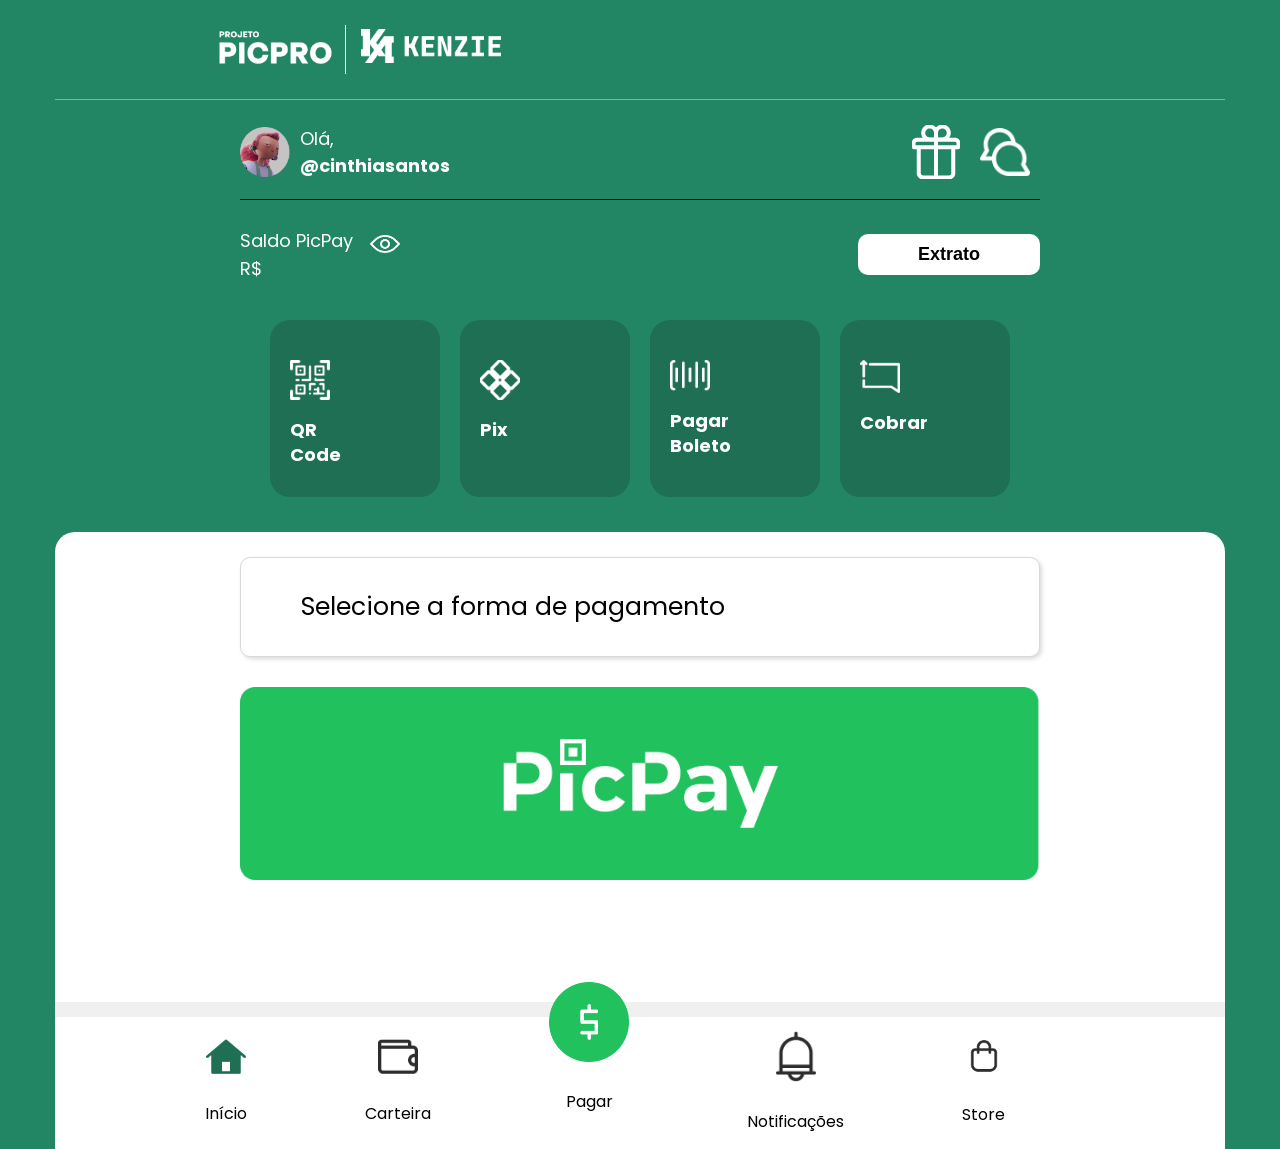
<file: index.html>
<!DOCTYPE html>
<html lang="pr-br">
  <head>
    <meta charset="UTF-8"/>
    <title>PicPro</title>
    <link rel="preconnect" href="https://fonts.googleapis.com"/>
    <link rel="preconnect" href="https://fonts.gstatic.com" crossorigin/>
    <link
      href="https://fonts.googleapis.com/css2?family=Poppins:wght@1,300&display=swap"
      rel="stylesheet"
    />
    <link rel="stylesheet" type="text/css" href="src/css/reset.css"/>
    <link rel="stylesheet" type="text/css" href="src/css/style.css"/>
    <link rel="stylesheet" href="src/css/responsive.css">
  </head>

  <body>
    <header class="cabecalho">
      <div class="container">
        <figure class="cabecalho__logoPicpro">
          <img src="src/img/logo-picpro.png" alt="Logo Picpro"/>
        </figure>
        <figure class="cabecalho__logoKenzie">
          <img src="src/img/logo-kenzie.png" alt="Logo Kenzie"/>
        </figure>
      </div>
    </header>

    <main>
      <section class="secaoDetalhesConta">
        <div class="container">
          <div class="secaoDetalhesConta__sobreUsuario">
            <div class="secaoDetalhesConta__sobreUsuario--nome">
              <img src="src/img/usuario.png" alt="Ícone do usuário"/>
              <p>Olá, <strong>@cinthiasantos</strong></p>
            </div>
            <div class="secaoDetalhesConta__sobreUsuario--icones">
              <img src="src/img/presente.png" alt="Icone Presente"/>
              <img src="src/img/chat.png" alt="Icone Chat"/>
            </div>
          </div>

          <div class="secaoDetalhesConta__sobreSaldo">
            <div>
              <p>Saldo PicPay
                <label for="alternar-1">
                <img src="src/img/visualizar.png" alt="Icone Visualizar"/>
                </label>
              </p>
              <div class="secaoDetalhesConta__sobreSaldo--valor">
                <p>R$</p>
                <input type="checkbox" id="alternar-1">
                <p id="mostra">10.000</p>
              </div>
            </div>
            <button id="btnExtrato">Extrato</button>
          </div>

          <div class="secaoDetalhesConta__opcoesTransacoes">
            <ul>
              <div class="itemTransacao">
              <li id="1">
                <figure>
                  <img src="src/img/qrcode.png" alt="Ícone QR Code"/>
                </figure>
                <p>QR Code</p>
               </li>
              </div>

              <div class="itemTransacao">
               <li id="2">
                  <figure>
                   <img src="src/img/pix.png" alt="Ícone Pix"/>
                 </figure>
                 <p>Pix</p>
               </li>
              </div>

              <div class="itemTransacao">
                <li id="3">
                  <figure>
                    <img src="src/img/codigo.png" alt="Ícone boleto"/>
                  </figure>
                  <p>Pagar Boleto</p>
                </li>
              </div>

              <div class="itemTransacao">  
                <li id="4">
                  <figure>
                    <img src="src/img/cobrar-icon.png" alt="Ícone cobrar"/>
                  </figure>
                  <p>Cobrar</p>
                </li>
              </div>
            </ul>
          </div>
        </div>
      </section>

      <section class="secaoTransacao">
        <!-- div geral -->
        <div class="container">
          <!-- div selecione forma de agamento -->
          <div class="secaoTransacao__avisoSelecao mostrar">
            <p>Selecione a forma de pagamento</p>
            <img src="src/img/banner.png" alt="Banner do picpay"/>
          </div>

          <!-- div do qrcode -->
          <div data-id="1" class="secaoTransacao__qrCode">
            <img src="src/img/qrcode-imagem.png" alt="Imagem QR Code"/>
            <p>@cinthiasantos</p>
            <button>Cobre um amigo</button>
            <a href="">Compartilhar meu código</a>
          </div>

          <!-- div do pix -->
          <div data-id="2" class="secaoTransacao__pix">
            <img src="src/img/pix-logo.png" alt="Logo pix"/>
            <div class="secaoTransacao__boxOpcao">
              <img src="src/img/pix1.png" alt="Ícone opção pix"/>
              <p>Envie por CPF/CNPJ, telefone, e-mail ou chave aleatória</p>
            </div>
            <div class="secaoTransacao__boxOpcao">
              <img src="src/img/pix2.png" alt="Ícone opção pix"/>
              <p>Insira um código Pix Copia e Cola para enviar um pagamento</p>
            </div>
          </div>

          <!-- div do boleto -->
          <div data-id="3" class="secaoTransacao__boleto">
            <img src="src/img/boleto.png" alt="Imagem boleto"/>
            <h2>Pagar com código de barras</h2>
            <p>
              Você pode parcelar em até 12x no cartão ou usar seu saldo em
              carteira pra pagar à vista.
            </p>
            <input type="text" placeholder="Insira o código de barras"/>
          </div>

          <!-- div de cobrar -->
          <div data-id="4" class="secaoTransacao__cobrar">
            <img src="src/img/cobrar.png" alt="Ícone cobrar"/>
            <h2>Cobrar</h2>
            <p>Divida a conta com os amigos de forma fácil!</p>
            <div class="secaoTransacao__boxOpcao">
              <img src="src/img/picpay-icon.png" alt="Ícone picpay"/>
              <p>
                <strong>Amigos do PicPay</strong> Divida e acompanhe um gasto
                com pessoas por aqui
              </p>
            </div>
          </div>
        </div>
      </section>

      <!-- rodapé -->
      <footer class="rodape">
        <div class="container">
          <ul class="rodape__menuPrincipal">
            <li class="rodape__menuItem">
              <a href="#">
                <img src="src/img/inicio.png" alt="Ícone início"/>
                <p>Início</p>
              </a>
            </li>
            <li class="rodape__menuItem">
              <a href="#">
                <img
                  src="src/img/carteira-icon.png"
                  alt="Ícone carteira"
                />
                <p>Carteira</p>
              </a>
            </li>
            <li class="rodape__menuItem rodape__menuItem--pagar">
              <a href="#">
                <img src="src/img/pagar.png" alt="Ícone pagar"/>
                <p>Pagar</p>
              </a>
            </li>
            <li class="rodape__menuItem">
              <a href="#">
                <img
                  src="src/img/notificacao.png"
                  alt="Ícone notificacao"
                />
                <p>Notificações</p>
              </a>
            </li>
            <li class="rodape__menuItem">
              <a href="#">
                <img src="src/img/bolsa.png" alt="Ícone bolsa"/>
                <p>Store</p>
              </a>
            </li>
          </ul>
        </div>
      </footer>
    </main>

    <script src="src/js/script.js"></script>
  </body>
</html>
</file>
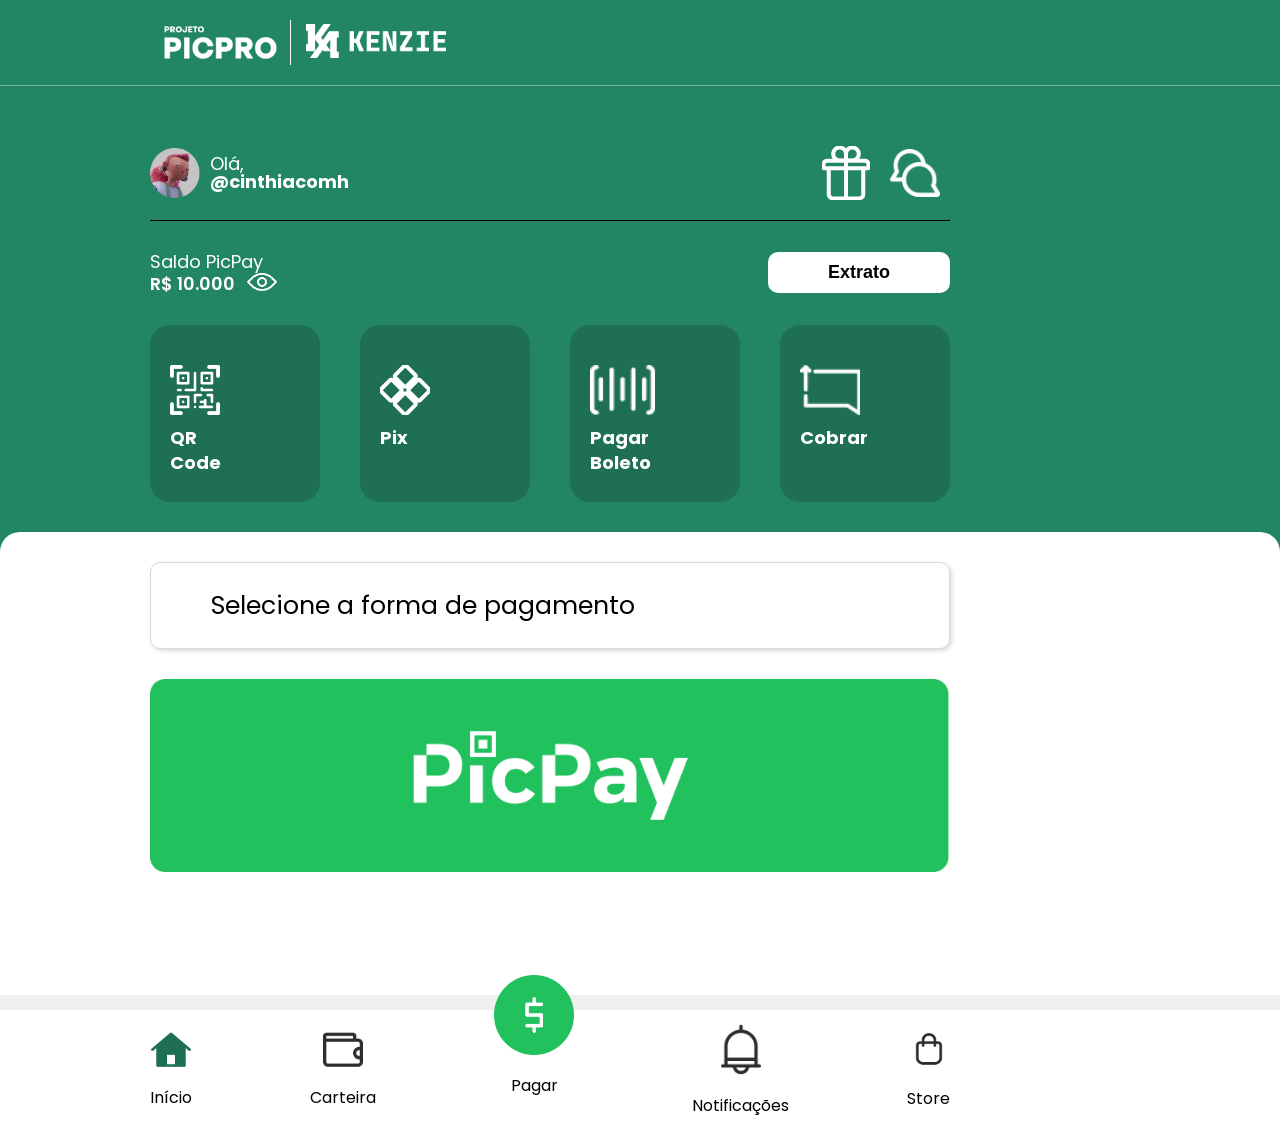
<file: picpro-main/index.html>
<!DOCTYPE html>
<html lang="pr-br">
  <head>
    <meta charset="UTF-8" />
    <title>PicPro</title>
    <link rel="preconnect" href="https://fonts.googleapis.com" />
    <link rel="preconnect" href="https://fonts.gstatic.com" crossorigin />
    <link
      href="https://fonts.googleapis.com/css2?family=Poppins:wght@1,300&display=swap"
      rel="stylesheet"
    />
    <link rel="stylesheet" type="text/css" href="./assets/css/reset.css" />
    <link rel="stylesheet" type="text/css" href="./assets/css/style.css" />
  </head>

  <body>
    <!-- cabeçalho -->
    <header class="cabecalho">
      <div class="container">
        <figure class="cabecalho__logoPicpro">
          <img src="./assets/img/logo-picpro.png" alt="Logo Picpro" />
        </figure>
        <figure class="cabecalho__logoKenzie">
          <img src="./assets/img/logo-kenzie.png" alt="Logo Kenzie" />
        </figure>
      </div>
    </header>

    <!-- conteúdo principal da página -->
    <main>
      <section class="secaoDetalhesConta">
        <div class="container">
          <div class="secaoDetalhesConta__sobreUsuario">
            <div class="secaoDetalhesConta__sobreUsuario--nome">
              <img src="./assets/img/usuario.png" alt="Ícone do usuário" />
              <p>Olá, <strong>@cinthiacomh</strong></p>
            </div>
            <div class="secaoDetalhesConta__sobreUsuario--icones">
              <img src="./assets/img/presente.png" alt="Icone Presente" />
              <img src="./assets/img/chat.png" alt="Icone Chat" />
            </div>
          </div>

          <div class="secaoDetalhesConta__sobreSaldo">
            <div>
              <p>Saldo PicPay</p>
              <div class="secaoDetalhesConta__sobreSaldo--valor">
                <p>R$ 10.000</p>
                <img src="./assets/img/visualizar.png" alt="Icone Visualizar" />
              </div>
            </div>
            <button id="btnExtrato">Extrato</button>
          </div>

          <ul class="secaoDetalhesConta__opcoesTransacoes">
            <li
              class="secaoDetalhesConta__itemTransacao secaoDetalhesConta__itemTransacao--qrCode"
              id="1"
            >
              <figure>
                <img src="./assets/img/qrcode.png" alt="Ícone QR Code" />
              </figure>
              <p>QR Code</p>
            </li>
            <li
              class="secaoDetalhesConta__itemTransacao secaoDetalhesConta__itemTransacao--pix"
              id="2"
            >
              <figure>
                <img src="./assets/img/pix.png" alt="Ícone Pix" />
              </figure>

              <p>Pix</p>
            </li>
            <li
              class="secaoDetalhesConta__itemTransacao secaoDetalhesConta__itemTransacao--boleto"
              id="3"
            >
              <figure>
                <img src="./assets/img/codigo.png" alt="Ícone boleto" />
              </figure>
              <p>Pagar Boleto</p>
            </li>
            <li
              class="secaoDetalhesConta__itemTransacao secaoDetalhesConta__itemTransacao--cobrar"
              id="4"
            >
              <figure>
                <img src="./assets/img/cobrar-icon.png" alt="Ícone cobrar" />
              </figure>
              <p>Cobrar</p>
            </li>
          </ul>
        </div>
      </section>

      <section class="secaoTransacao">
        <!-- div geral -->
        <div class="container">
          <!-- div selecione forma de agamento -->
          <div class="secaoTransacao__avisoSelecao mostrar">
            <p>Selecione a forma de pagamento</p>
            <img src="./assets/img/banner.png" alt="Banner do picpay" />
          </div>

          <!-- div do qrcode -->
          <div data-id="1" class="secaoTransacao__qrCode">
            <img src="./assets/img/qrcode-imagem.png" alt="Imagem QR Code" />
            <p>@cinthiacomh</p>
            <button>Cobre um amigo</button>
            <a href="">Compartilhar meu código</a>
          </div>

          <!-- div do pix -->
          <div data-id="2" class="secaoTransacao__pix">
            <img src="./assets/img/pix-logo.png" alt="Logo pix" />
            <div class="secaoTransacao__boxOpcao">
              <img src="./assets/img/pix1.png" alt="Ícone opção pix" />
              <p>Envie por CPF/CNPJ, telefone, e-mail ou chave aleatória</p>
            </div>
            <div class="secaoTransacao__boxOpcao">
              <img src="./assets/img/pix2.png" alt="Ícone opção pix" />
              <p>Insira um código Pix Copia e Cola para enviar um pagamento</p>
            </div>
          </div>

          <!-- div do boleto -->
          <div data-id="3" class="secaoTransacao__boleto">
            <img src="./assets/img/boleto.png" alt="Imagem boleto" />
            <h2>Pagar com código de barras</h2>
            <p>
              Você pode parcelar em até 12x no cartão ou usar seu saldo em
              carteira pra pagar à vista.
            </p>
            <input type="text" placeholder="Insira o código de barras" />
          </div>

          <!-- div de cobrar -->
          <div data-id="4" class="secaoTransacao__cobrar">
            <img src="./assets/img/cobrar.png" alt="Ícone cobrar" />
            <h2>Cobrar</h2>
            <p>Divida a conta com os amigos de forma fácil!</p>
            <div class="secaoTransacao__boxOpcao">
              <img src="./assets/img/picpay-icon.png" alt="Ícone picpay" />
              <p>
                <strong>Amigos do PicPay</strong> Divida e acompanhe um gasto
                com pessoas por aqui
              </p>
            </div>
          </div>
        </div>
      </section>

      <!-- rodapé -->
      <footer class="rodape">
        <div class="container">
          <ul class="rodape__menuPrincipal">
            <li class="rodape__menuItem">
              <a href="#">
                <img src="./assets/img/inicio.png" alt="Ícone início" />
                <p>Início</p>
              </a>
            </li>
            <li class="rodape__menuItem">
              <a href="#">
                <img
                  src="./assets/img/carteira-icon.png"
                  alt="Ícone carteira"
                />
                <p>Carteira</p>
              </a>
            </li>
            <li class="rodape__menuItem rodape__menuItem--pagar">
              <a href="#">
                <img src="./assets/img/pagar.png" alt="Ícone pagar" />
                <p>Pagar</p>
              </a>
            </li>
            <li class="rodape__menuItem">
              <a href="#">
                <img
                  src="./assets/img/notificacao.png"
                  alt="Ícone notificacao"
                />
                <p>Notificações</p>
              </a>
            </li>
            <li class="rodape__menuItem">
              <a href="#">
                <img src="./assets/img/bolsa.png" alt="Ícone bolsa" />
                <p>Store</p>
              </a>
            </li>
          </ul>
        </div>
      </footer>
    </main>

    <script src="./assets/js/script.js"></script>
  </body>
</html>
</file>
<file: src/css/style.css>
body {
  font-family: "Poppins", sans-serif;
  background-color: #228664;
}

.container {
  width: 100%;
  max-width: 800px;
  margin: 0 150px;
}

.cabecalho {
  display: flex;
  justify-content: space-between;
  align-items: center;
  padding: 25px 0;
  max-width: 1170px;
  margin: 0 auto;
  border-bottom: 1px solid rgba(255, 255, 255, 0.4);
}

.cabecalho .container {
  display: flex;
  align-items: center;
}

.cabecalho figure img {
  width: 100%;
  max-width: 140px;
}

.cabecalho .cabecalho__logoPicpro {
  border-right: 1px solid #fff;
  margin-right: 15px;
}

.secaoDetalhesConta {
  color: #fff;
  display: flex;
  padding: 25px 0;
  max-width: 1170px;
  margin: 0 auto;
  justify-content: center;
  align-items: center;
  position: relative;
}

.secaoDetalhesConta__sobreUsuario {
  display: flex;
  align-items: center;
  margin-bottom: 20px;
  justify-content: space-between;
}

.secaoDetalhesConta__sobreUsuario--nome,
.secaoDetalhesConta__sobreUsuario--icones {
  display: flex;
  align-items: center;
}

.secaoDetalhesConta__sobreUsuario--icones img {
  margin: 0 10px;
}

.secaoDetalhesConta__sobreUsuario p {
  font-size: 18px;
  margin-left: 10px;
}

.secaoDetalhesConta__sobreUsuario img {
  width: 100%;
  max-width: 50px;
}

.secaoDetalhesConta__sobreUsuario p strong {
  display: block;
  font-weight: bold;
}


.secaoDetalhesConta__sobreSaldo {
  border-top: 1px solid #000;
  display: flex;
  justify-content: space-between;
  padding: 30px 0;
  align-items: center;
}

.secaoDetalhesConta__sobreSaldo p {
  display: flex;
  font-size: 18px;
  line-height: 22px;
}

.secaoDetalhesConta__sobreSaldo img {
  display: block;
  height: 18px;
  width: 30px;
  margin-left: 12px;
}
.secaoDetalhesConta__sobreSaldo--valor {
  display: flex;
}

.secaoDetalhesConta__sobreSaldo--valor #mostra {
  display:none;
}

.secaoDetalhesConta__sobreSaldo--valor #mostra p {
  font-weight: 600;
}

#alternar-1 {
  display:none;
}

/* CSS quando o checkbox está marcado */
#alternar-1:checked ~ #mostra {
  display:block;
}

label {
 -webkit-appearance: push-button;
 -moz-appearance: button;
 display: inline-block;
 cursor: pointer;
 padding: 5px;
}

label img{
  display: block;
  height: 18px;
  width: 30px;
  margin-left: 12px;
}

.secaoDetalhesConta__sobreSaldo button {
  background-color: #fff;
  border: none;
  font-weight: bold;
  font-size: 18px;
  padding: 10px 60px;
  border-radius: 10px;
  cursor: pointer;
}

.secaoDetalhesConta__opcoesTransacoes ul{
  display: flex;
  justify-content: center;
}

.secaoDetalhesConta__opcoesTransacoes li {
  background-color: #1f6f54;
  width: 170px;
  height: 177px;
  padding: 40px 20px;
  margin: 10px;
  border-radius: 20px; 
  cursor: pointer;
}

.secaoDetalhesConta__opcoesTransacoes li img {
  width: 100%;
  max-width: 40px;
}

.secaoDetalhesConta__opcoesTransacoes li p {
  font-weight: bold;
  font-size: 18px;
  margin-top: 10px;
  line-height: 25px;
  width: 80px;
}

.secaoTransacao {
  background-color: #fff;
  border-radius: 20px 20px 0 0;
  border-bottom: 15px solid #f0f0f0;
  display: flex;
  padding: 25px 0;
  max-width: 1170px;
  margin: 0 auto;
  justify-content: center;
  align-items: center;
  position: relative;
}

.secaoTransacao .container div {
  display: none;
}

.secaoTransacao .container div.mostrar {
  display: block;
}

.secaoTransacao__avisoSelecao p {
  font-size: 25px;
  box-shadow: 2px 2px 4px rgba(0, 0, 0, 0.15);
  padding: 30px 60px;
  border-radius: 10px;
  border: 1px solid rgba(0, 0, 0, 0.15);
}

.secaoTransacao__avisoSelecao img {
  margin: 30px 0 90px;
  width: 100%;
}

.secaoTransacao__qrCode {
  text-align: center;
}
.secaoTransacao__qrCode img {
  max-width: 180px;
}

.secaoTransacao__qrCode p {
  font-size: 18px;
  font-weight: bold;
  margin: 20px 0;
}

.secaoTransacao__qrCode button {
  background-color: #4a8864;
  border: none;
  color: #fff;
  font-size: 18px;
  font-weight: bold;
  border-radius: 10px;
  margin: 50px 0 20px;
  padding: 15px 150px;
  cursor: pointer;
}

.secaoTransacao__qrCode a {
  display: block;
  color: #000;
  font-weight: bold;
}

.secaoTransacao__pix img {
  width: 100%;
  max-width: 150px;
}
.secaoTransacao__boxOpcao {
  display: flex;
  align-items: center;
  border: 1px solid #d2d2d2;
  max-width: 500px;
  padding: 14px 10px;
  border-radius: 10px;
  box-shadow: 2px 2px 4px rgba(0, 0, 0, 0.15);
  margin: 20px 0;
}
.secaoTransacao__boxOpcao img {
  width: 100%;
  max-width: 80px;
  margin-right: 10px;
}
.secaoTransacao__boxOpcao p {
  font-size: 16px;
  line-height: 20px;
}

.secaoTransacao__boleto img {
  width: 100%;
  max-width: 80px;
}

.secaoTransacao__boleto h2 {
  font-size: 20px;
  font-weight: 600;
}
.secaoTransacao__boleto p {
  font-size: 18px;
  max-width: 500px;
  margin: 20px 0;
}

.secaoTransacao__boleto input {
  width: 100%;
  background-color: #f4f4f4;
  font-size: 16px;
  height: 50px;
  padding: 0 80px;
  border-radius: 10px;
  border: 1px solid #d2d2d2;
  color: #000;
  box-sizing: border-box;
}

.secaoTransacao__cobrar img {
  width: 100%;
  max-width: 80px;
}

.secaoTransacao__cobrar h2 {
  font-size: 20px;
  font-weight: 600;
}

.secaoTransacao__cobrar p {
  font-size: 18px;
  max-width: 500px;
  margin: 20px 0;
}

.secaoTransacao__cobrar .secaoTransacao__boxOpcao p {
  margin-left: 10px;
}

.rodape {
  background-color: #fff;
  max-width: 1170px;
  margin: 0 auto;
  display: flex;
  justify-content: space-between;
  align-items: center;
  flex-wrap: wrap;
}

.rodape__menuPrincipal {
  display: flex;
  justify-content: space-between;
  align-items: center;
}

.rodape__menuPrincipal li {
  text-align: center;
}

.rodape__menuPrincipal li a {
  color: #000;
  text-decoration: none;
}
.rodape__menuPrincipal li a img {
  width: 100%;
  max-width: 40px;
}
.rodape__menuPrincipal li a p {
  margin-top: 20px;
}

.rodape__menuItem--pagar {
  transform: translateY(-35px);
}

.rodape__menuPrincipal .rodape__menuItem--pagar a img {
  max-width: 80px;
}

/* Desafio Hover */
.secaoDetalhesConta__itemTransacao:hover {
  background-color: #fff;
  color: #228664;
}

.secaoDetalhesConta__itemTransacao figure {
  background-repeat: no-repeat;
  background-size: cover;
  display: block;
  height: 50px;
  width: 50px;
}

.secaoDetalhesConta__itemTransacao--qrCode figure {
  background-image: url("../img/qrcode.png");
  background-repeat: no-repeat;
  background-size: cover;
  display: block;
  height: 50px;
  width: 50px;
}

.secaoDetalhesConta__itemTransacao--pix figure {
  background-image: url("../img/pix.png");
}

.secaoDetalhesConta__itemTransacao--boleto figure {
  background-image: url("../img/codigo.png");
  width: 100%;
  max-width: 65px;
}

.secaoDetalhesConta__itemTransacao--cobrar figure {
  background-image: url("../img/cobrar-icon.png");
  width: 100%;
  max-width: 60px;
}

/* EFEITO HOVERS */
.secaoDetalhesConta__itemTransacao--qrCode:hover figure {
  background-image: url("../img/qrcode-verde.png");
}
.secaoDetalhesConta__itemTransacao--pix:hover figure {
  background-image: url("../img/pix-verde.png");
}
.secaoDetalhesConta__itemTransacao--boleto:hover figure {
  background-image: url("../img/boleto-verde.png");
}
.secaoDetalhesConta__itemTransacao--cobrar:hover figure {
  background-image: url("../img/cobrar-verde.png");
}

.secaoDetalhesConta__itemTransacao figure img {
  width: 100%;
  max-width: 25px;
  height: 20px;
  opacity: 0;
}
</file>
<file: src/css/responsive.css>
@media(max-width: 624px){
    .itemTransacao{
       width: 25%;
    }

    .secaoDetalhesConta__opcoesTransacoes li {
        width: 90%;
      }
}
</file>
<file: picpro-main/assets/css/style.css>
body {
  background-color: #228664;
  font-family: "Poppins", sans-serif;
}
.container {
  width: 100%;
  max-width: 800px;
  margin: 0 150px;
}

.cabecalho {
  padding: 20px 0;
  border-bottom: 1px solid rgba(255, 255, 255, 0.4);
}

.cabecalho .container {
  display: flex;
  align-items: center;
}

.cabecalho figure img {
  width: 100%;
  max-width: 140px;
}

.cabecalho .cabecalho__logoPicpro {
  border-right: 1px solid #fff;
  margin-right: 15px;
}

.secaoDetalhesConta {
  color: #fff;
  padding: 60px 0 30px;
}

.secaoDetalhesConta__sobreUsuario {
  display: flex;
  align-items: center;
  margin-bottom: 20px;
  justify-content: space-between;
}
.secaoDetalhesConta__sobreUsuario--nome,
.secaoDetalhesConta__sobreUsuario--icones {
  display: flex;
  align-items: center;
}
.secaoDetalhesConta__sobreUsuario--icones img {
  margin: 0 10px;
}

.secaoDetalhesConta__sobreUsuario p {
  font-size: 18px;
  margin-left: 10px;
}
.secaoDetalhesConta__sobreUsuario img {
  width: 100%;
  max-width: 50px;
}

.secaoDetalhesConta__sobreUsuario p strong {
  display: block;
  font-weight: bold;
}

.secaoDetalhesConta__sobreSaldo {
  border-top: 1px solid #000;
  display: flex;
  justify-content: space-between;
  padding: 30px 0;
  align-items: center;
}
.secaoDetalhesConta__sobreSaldo--valor {
  display: flex;
}

.secaoDetalhesConta__sobreSaldo p {
  font-size: 18px;
  line-height: 22px;
}

.secaoDetalhesConta__sobreSaldo--valor p {
  font-weight: 600;
}

.secaoDetalhesConta__sobreSaldo--valor img {
  display: block;
  height: 18px;
  width: 30px;
  margin-left: 12px;
}

.secaoDetalhesConta__sobreSaldo button {
  background-color: #fff;
  border: none;
  font-weight: bold;
  font-size: 18px;
  padding: 10px 60px;
  border-radius: 10px;
  cursor: pointer;
}

.secaoDetalhesConta__opcoesTransacoes {
  display: flex;
  justify-content: space-between;
}

.secaoDetalhesConta__opcoesTransacoes li {
  background-color: #1f6f54;
  width: 170px;
  height: 177px;
  border-radius: 20px;
  padding: 40px 20px;
  cursor: pointer;
}

.secaoDetalhesConta__opcoesTransacoes li img {
  width: 100%;
  max-width: 40px;
}

.secaoDetalhesConta__opcoesTransacoes li p {
  font-weight: bold;
  font-size: 18px;
  margin-top: 10px;
  line-height: 25px;
  width: 80px;
}

.secaoTransacao {
  background-color: #fff;
  border-radius: 20px 20px 0 0;
  border-bottom: 15px solid #f0f0f0;
  padding: 30px 0;
  min-height: 450px;
}
.secaoTransacao .container div {
  display: none;
}

.secaoTransacao .container div.mostrar {
  display: block;
}

.secaoTransacao__avisoSelecao p {
  font-size: 25px;
  box-shadow: 2px 2px 4px rgba(0, 0, 0, 0.15);
  padding: 30px 60px;
  border-radius: 10px;
  border: 1px solid rgba(0, 0, 0, 0.15);
}

.secaoTransacao__avisoSelecao img {
  margin: 30px 0 90px;
  width: 100%;
}

.secaoTransacao__qrCode {
  text-align: center;
}
.secaoTransacao__qrCode img {
  max-width: 180px;
}

.secaoTransacao__qrCode p {
  font-size: 18px;
  font-weight: bold;
  margin: 20px 0;
}

.secaoTransacao__qrCode button {
  background-color: #4a8864;
  border: none;
  color: #fff;
  font-size: 18px;
  font-weight: bold;
  border-radius: 10px;
  margin: 50px 0 20px;
  padding: 15px 150px;
  cursor: pointer;
}

.secaoTransacao__qrCode a {
  display: block;
  color: #000;
  font-weight: bold;
}

.secaoTransacao__pix img {
  width: 100%;
  max-width: 150px;
}
.secaoTransacao__boxOpcao {
  display: flex;
  align-items: center;
  border: 1px solid #d2d2d2;
  max-width: 500px;
  padding: 14px 10px;
  border-radius: 10px;
  box-shadow: 2px 2px 4px rgba(0, 0, 0, 0.15);
  margin: 20px 0;
}
.secaoTransacao__boxOpcao img {
  width: 100%;
  max-width: 80px;
  margin-right: 10px;
}
.secaoTransacao__boxOpcao p {
  font-size: 16px;
  line-height: 20px;
}

.secaoTransacao__boleto {
}

.secaoTransacao__boleto img {
  width: 100%;
  max-width: 80px;
}

.secaoTransacao__boleto h2 {
  font-size: 20px;
  font-weight: 600;
}
.secaoTransacao__boleto p {
  font-size: 18px;
  max-width: 500px;
  margin: 20px 0;
}

.secaoTransacao__boleto input {
  width: 100%;
  background-color: #f4f4f4;
  font-size: 16px;
  height: 50px;
  padding: 0 80px;
  border-radius: 10px;
  border: 1px solid #d2d2d2;
  color: #000;
  box-sizing: border-box;
}

.secaoTransacao__cobrar {
}
.secaoTransacao__cobrar img {
  width: 100%;
  max-width: 80px;
}

.secaoTransacao__cobrar h2 {
  font-size: 20px;
  font-weight: 600;
}

.secaoTransacao__cobrar p {
  font-size: 18px;
  max-width: 500px;
  margin: 20px 0;
}

.secaoTransacao__cobrar .secaoTransacao__boxOpcao p {
  margin-left: 10px;
}

.rodape {
  background-color: #fff;
}

.rodape__menuPrincipal {
  display: flex;
  justify-content: space-between;
  align-items: center;
}

.rodape__menuPrincipal li {
  text-align: center;
}

.rodape__menuPrincipal li a {
  color: #000;
  text-decoration: none;
}
.rodape__menuPrincipal li a img {
  width: 100%;
  max-width: 40px;
}
.rodape__menuPrincipal li a p {
  margin-top: 20px;
}

.rodape__menuItem--pagar {
  transform: translateY(-35px);
}

.rodape__menuPrincipal .rodape__menuItem--pagar a img {
  max-width: 80px;
}

/* Desafio Hover */
.secaoDetalhesConta__itemTransacao:hover {
  background-color: #fff;
  color: #228664;
}
.secaoDetalhesConta__itemTransacao figure {
  background-repeat: no-repeat;
  background-size: cover;
  display: block;
  height: 50px;
  width: 50px;
}

.secaoDetalhesConta__itemTransacao--qrCode figure {
  background-image: url("../img/qrcode.png");
  background-repeat: no-repeat;
  background-size: cover;
  display: block;
  height: 50px;
  width: 50px;
}
.secaoDetalhesConta__itemTransacao--pix figure {
  background-image: url("../img/pix.png");
}
.secaoDetalhesConta__itemTransacao--boleto figure {
  background-image: url("../img/codigo.png");
  width: 100%;
  max-width: 65px;
}
.secaoDetalhesConta__itemTransacao--cobrar figure {
  background-image: url("../img/cobrar-icon.png");
  width: 100%;
  max-width: 60px;
}
/* EFEITO HOVERS */
.secaoDetalhesConta__itemTransacao--qrCode:hover figure {
  background-image: url("../img/qrcode-verde.png");
}
.secaoDetalhesConta__itemTransacao--pix:hover figure {
  background-image: url("../img/pix-verde.png");
}
.secaoDetalhesConta__itemTransacao--boleto:hover figure {
  background-image: url("../img/boleto-verde.png");
}
.secaoDetalhesConta__itemTransacao--cobrar:hover figure {
  background-image: url("../img/cobrar-verde.png");
}

.secaoDetalhesConta__itemTransacao figure img {
  width: 100%;
  max-width: 25px;
  height: 20px;
  opacity: 0;
}
</file>
